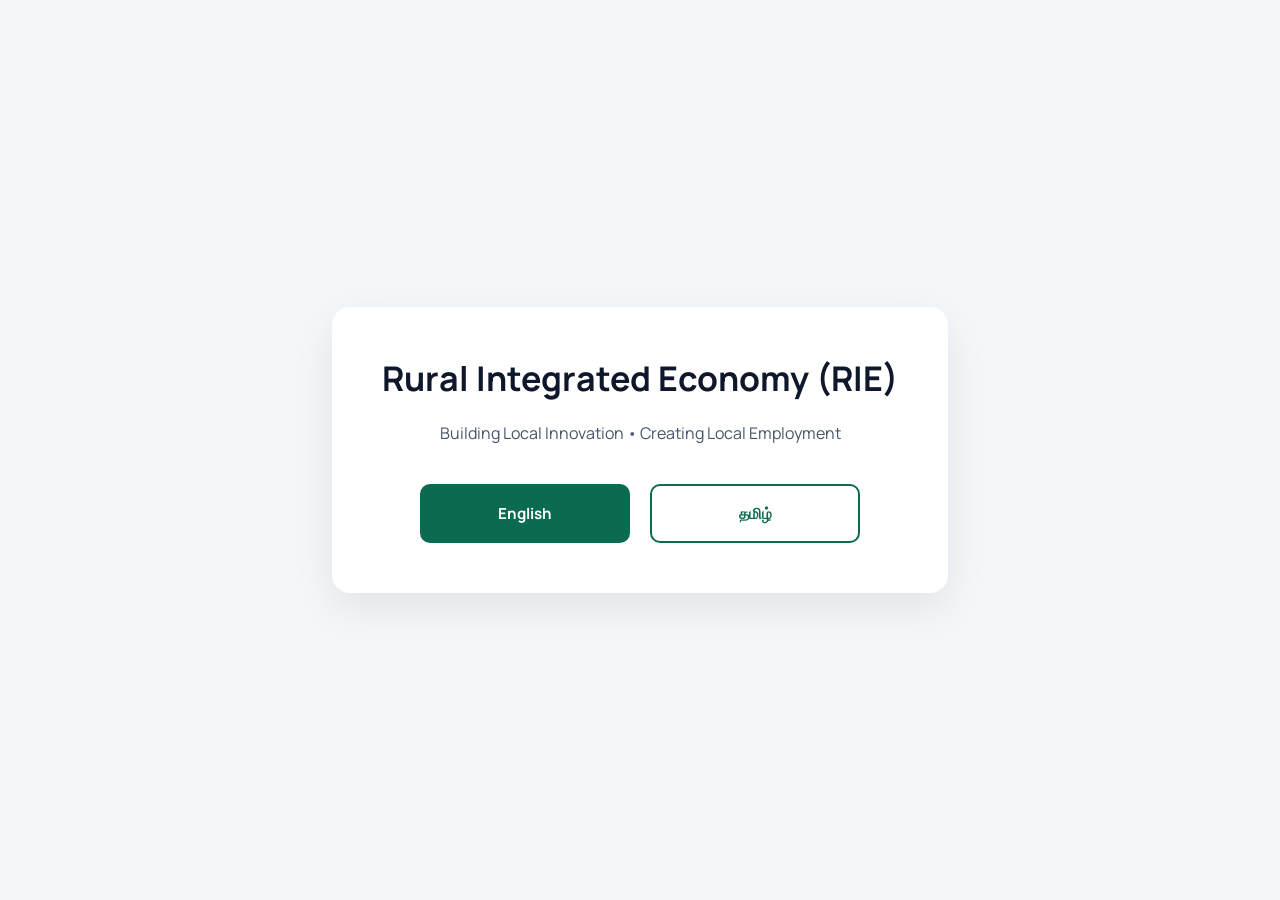
<file: index.html>
<!DOCTYPE html>
<html lang="en">

<head>

<meta charset="UTF-8">
<meta name="viewport" content="width=device-width, initial-scale=1.0">

<title>Rural Integrated Economy</title>

<link rel="stylesheet" href="assets/css/style.css">

<style>

body{
    display:flex;
    justify-content:center;
    align-items:center;
    min-height:100vh;
    background:#f4f7f9;
}

.landing{

    max-width:700px;
    text-align:center;
    background:#fff;
    padding:50px;
    border-radius:18px;
    box-shadow:0 15px 40px rgba(0,0,0,.08);

}

.landing h1{

    margin-bottom:20px;

}

.landing p{

    margin-bottom:35px;

}

.buttons{

    display:flex;
    justify-content:center;
    gap:20px;
    flex-wrap:wrap;

}

</style>

</head>

<body>

<div class="landing">

<h1>Rural Integrated Economy (RIE)</h1>

<p>

Building Local Innovation • Creating Local Employment

</p>

<div class="buttons">

<a class="btn-primary" href="en/index.html">

English

</a>

<a class="btn-secondary" href="ta/index.html">

தமிழ்

</a>

</div>

</div>

</body>

</html>
</file>
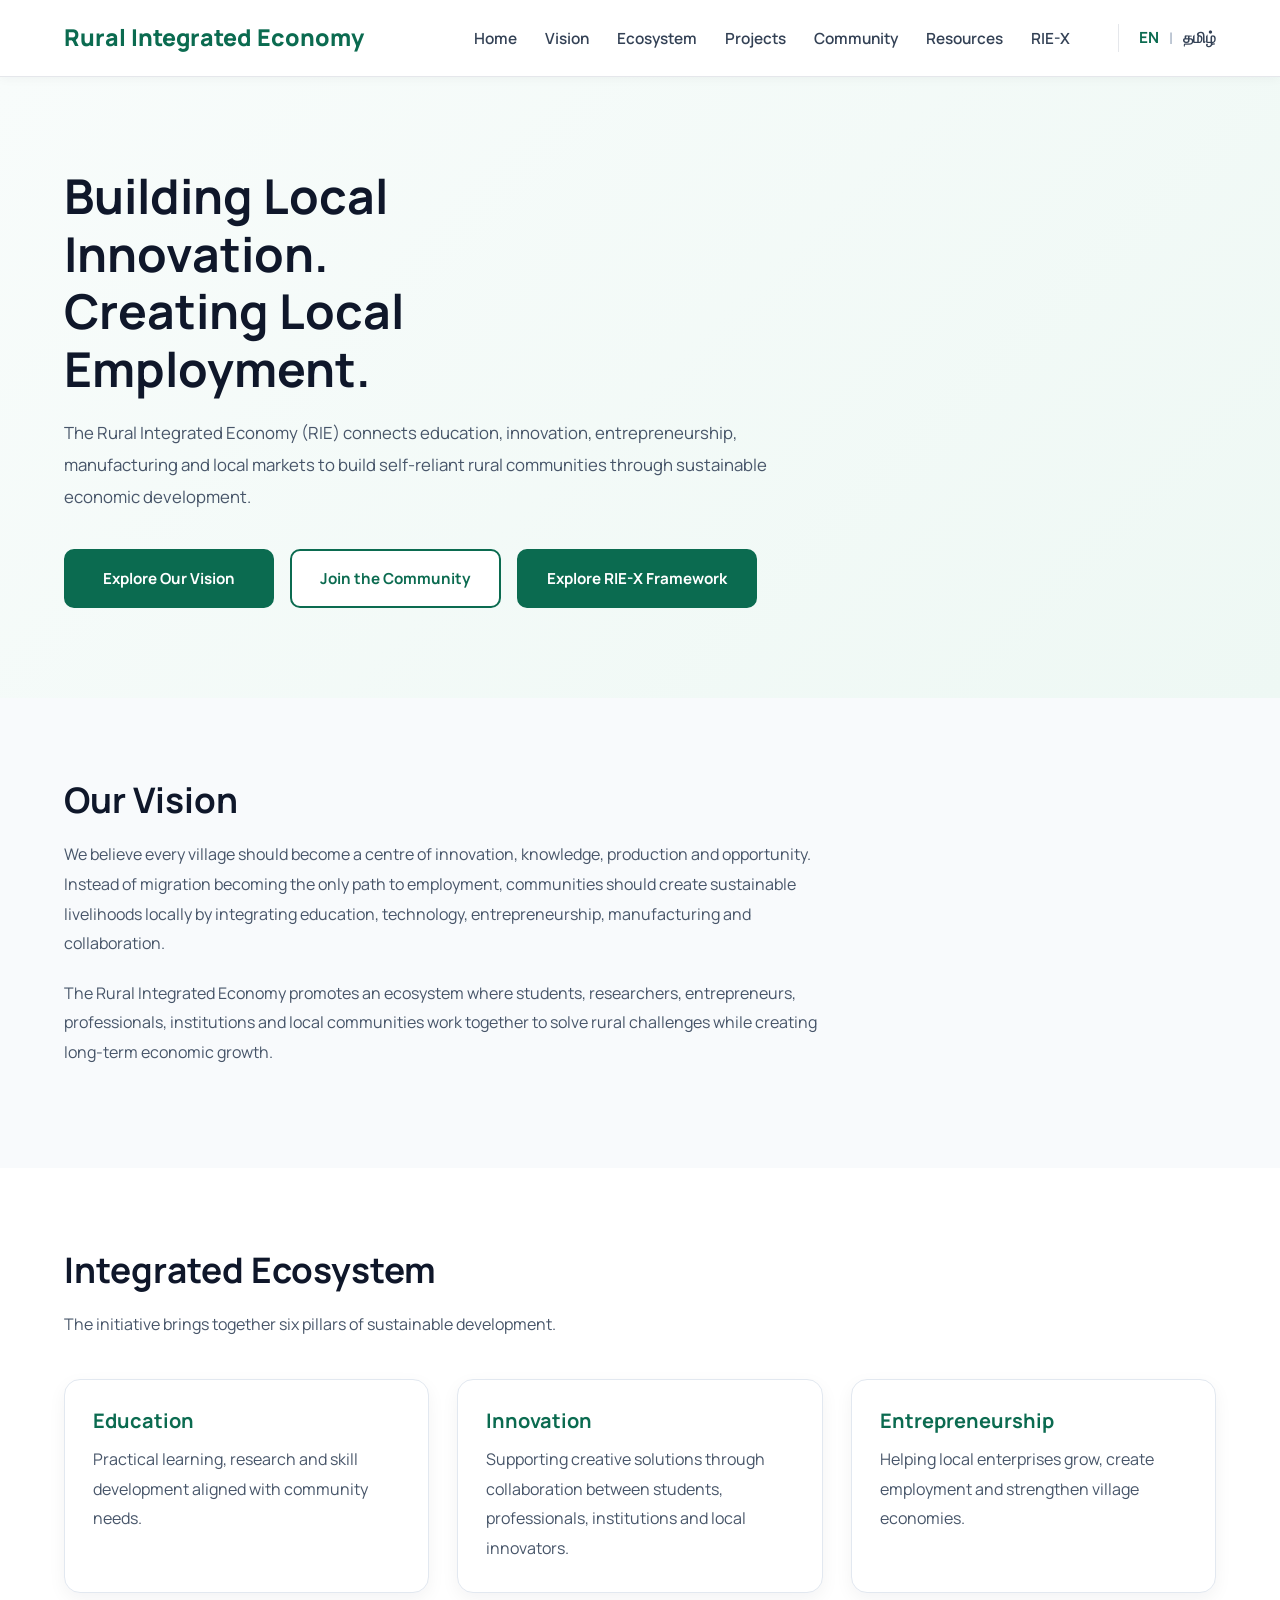
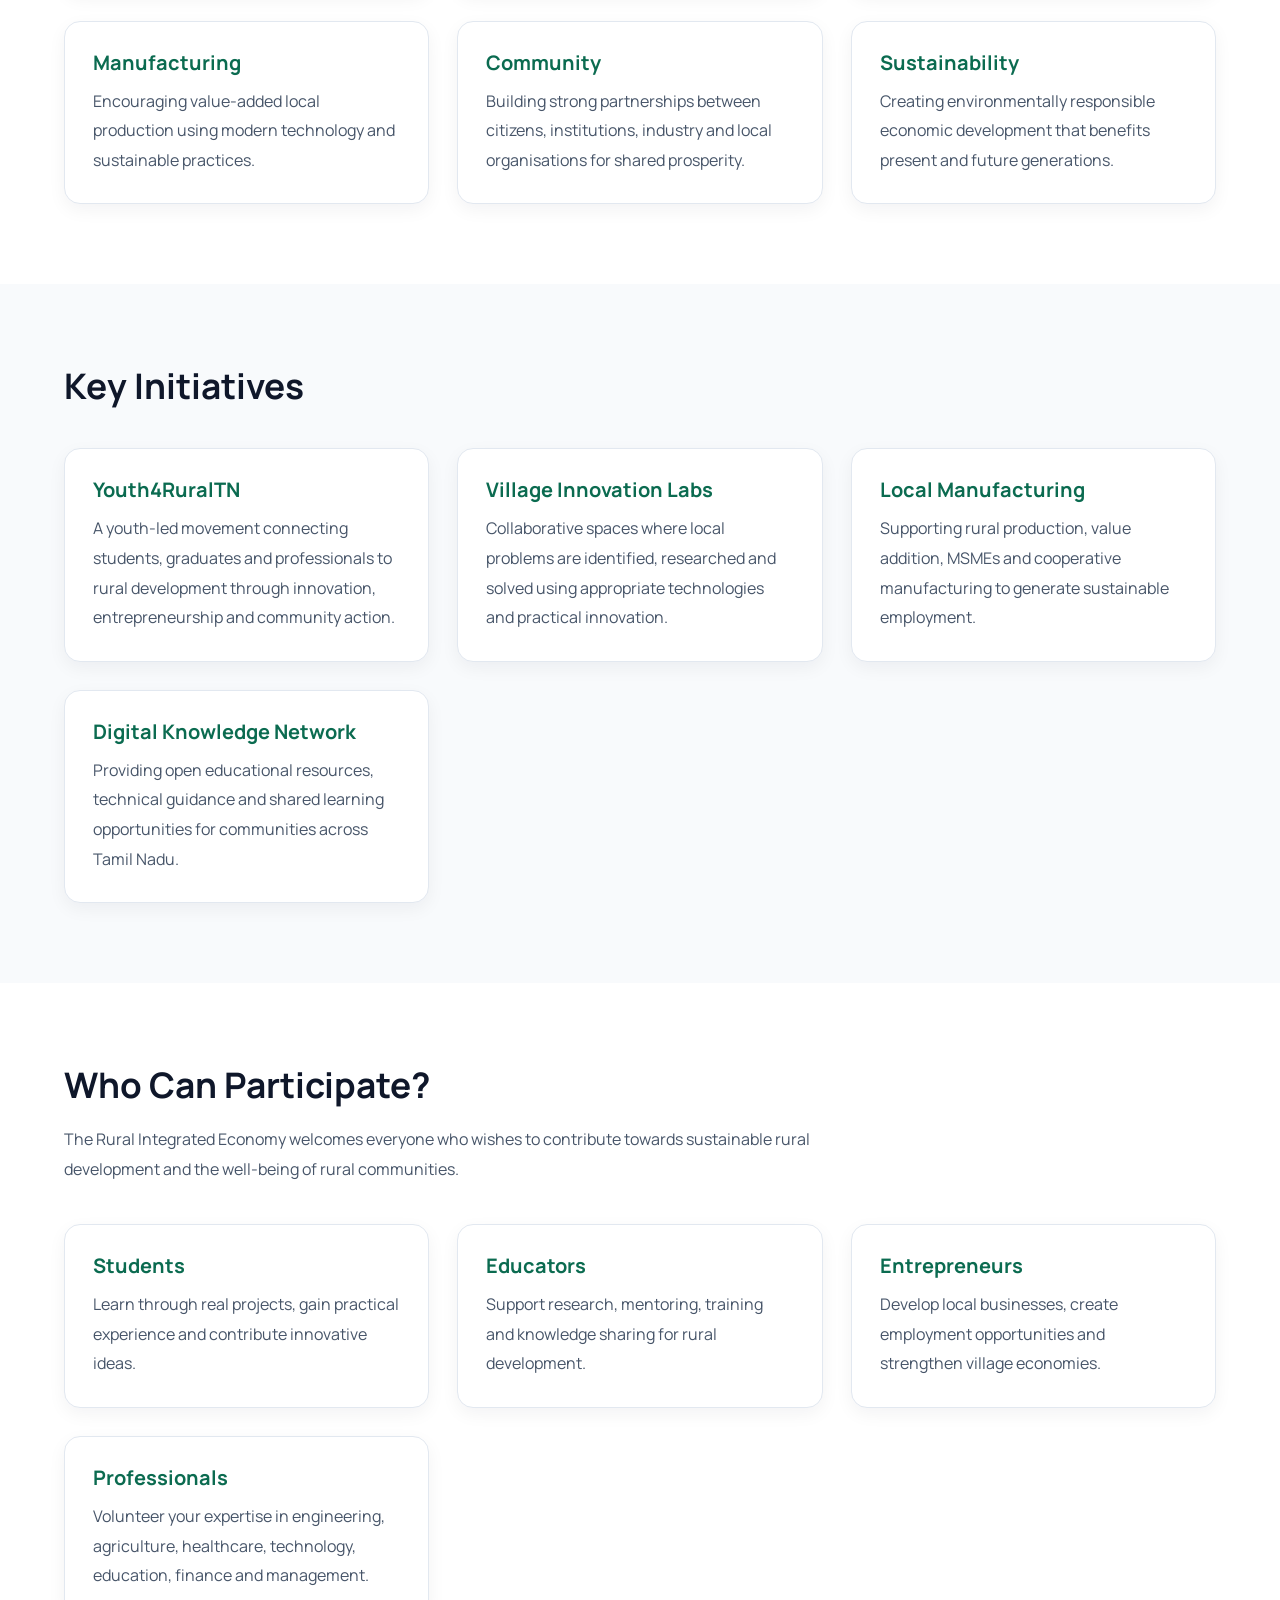
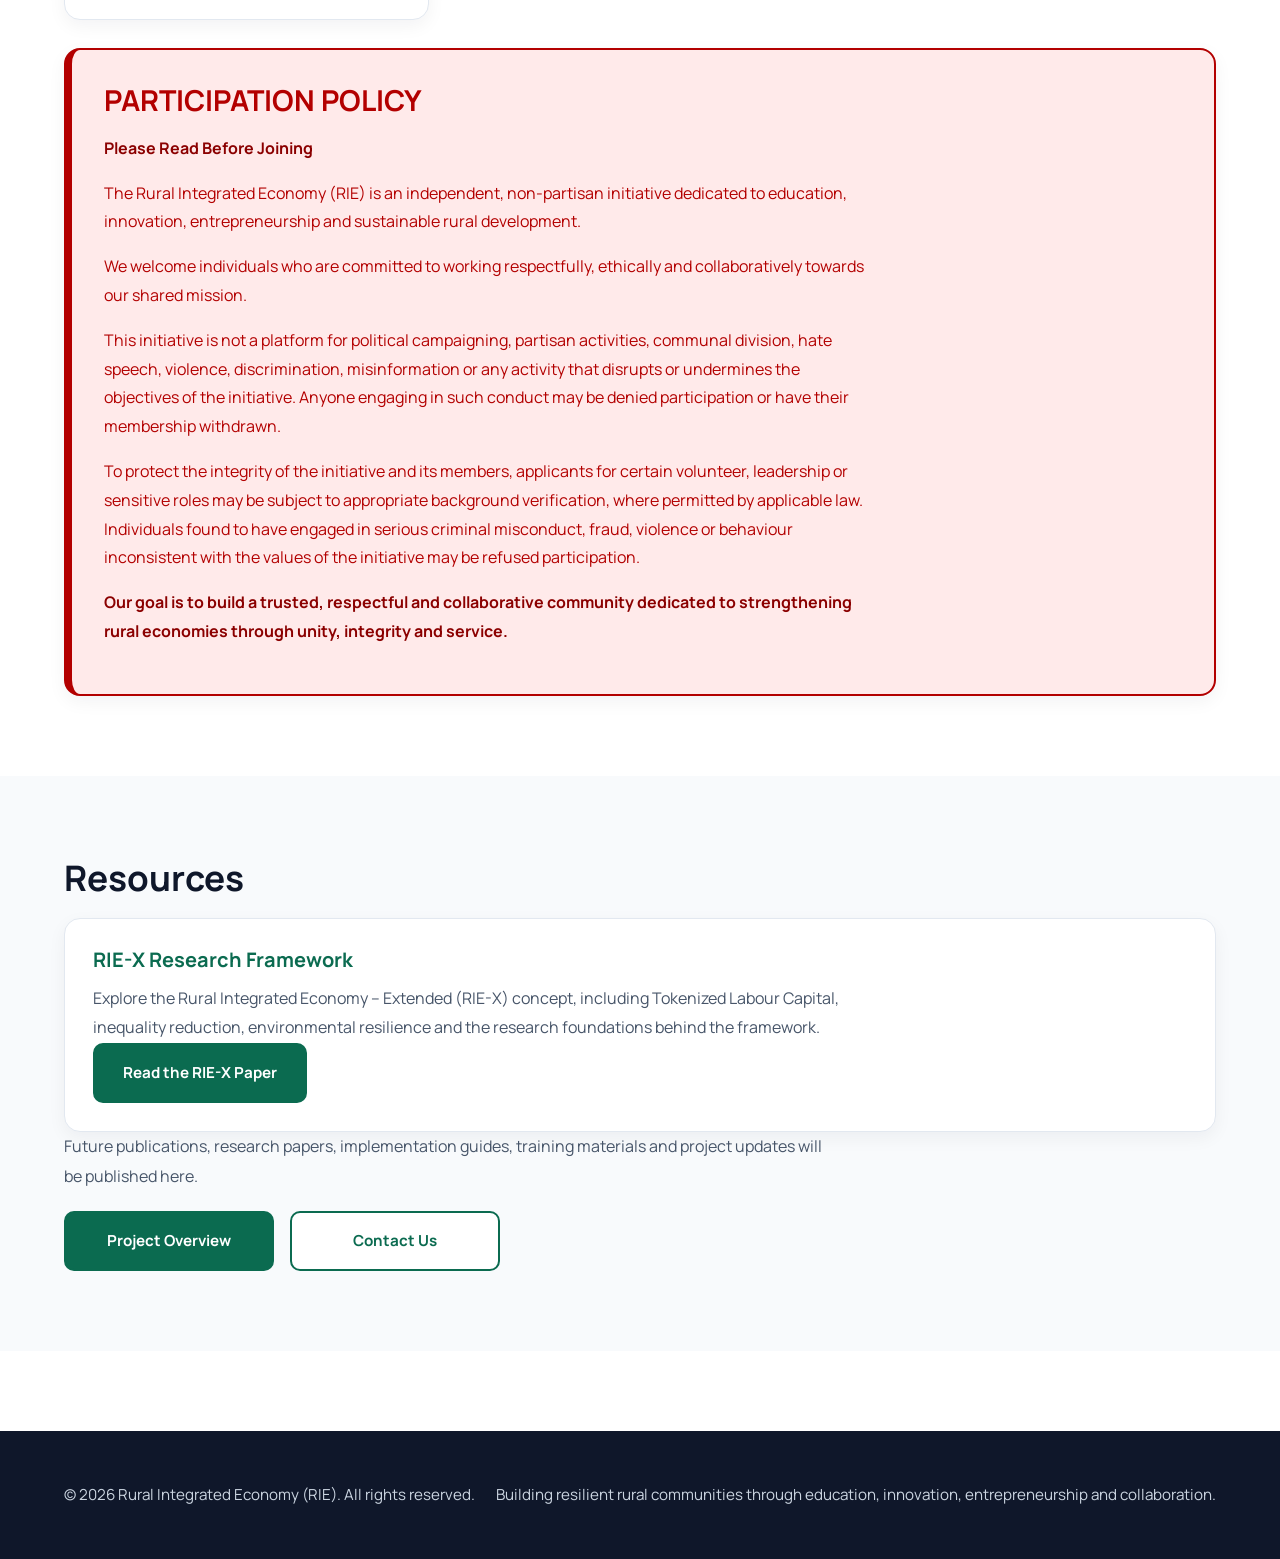
<file: en/index.html>
<!DOCTYPE html>
<html lang="en">

<head>

<meta charset="UTF-8">
<meta name="viewport" content="width=device-width, initial-scale=1.0">

<title>Rural Integrated Economy (RIE)</title>

<meta name="description"
content="Rural Integrated Economy (RIE) is a community-driven initiative empowering rural innovation, entrepreneurship, manufacturing and sustainable employment.">

<link rel="stylesheet" href="../assets/css/style.css">

</head>

<body>

<header>

<div class="navbar">

<div class="logo">
<a href="index.html">
<strong>Rural Integrated Economy</strong>
</a>
</div>

<nav>

<ul>

<li><a href="#home">Home</a></li>
<li><a href="#vision">Vision</a></li>
<li><a href="#ecosystem">Ecosystem</a></li>
<li><a href="#projects">Projects</a></li>
<li><a href="#community">Community</a></li>
<li><a href="#resources">Resources</a></li>
<li><a href="rie-x.html">RIE-X</a></li>

<li class="lang-switch">
<a class="active" href="../en/index.html">EN</a>
<span>|</span>
<a href="../ta/index.html">தமிழ்</a>
</li>

</ul>

</nav>

</div>

</header>

<main>

<section id="home" class="hero">

<div class="hero-content">

<h1>
Building Local Innovation.<br>
Creating Local Employment.
</h1>

<p>

The Rural Integrated Economy (RIE) connects education,
innovation, entrepreneurship, manufacturing and local
markets to build self-reliant rural communities through
sustainable economic development.

</p>

<div class="hero-buttons">

<a href="#vision" class="btn-primary">
Explore Our Vision
</a>

<a href="#community" class="btn-secondary">
Join the Community
<a href="rie-x.html" class="btn-primary">
Explore RIE-X Framework
</a>
</a>

</div>

</div>

</section>

<section id="vision">

<div class="section-container">

<h2>Our Vision</h2>

<p>

We believe every village should become a centre of innovation,
knowledge, production and opportunity.

Instead of migration becoming the only path to employment,
communities should create sustainable livelihoods locally by
integrating education, technology, entrepreneurship,
manufacturing and collaboration.

</p>

<p>

The Rural Integrated Economy promotes an ecosystem where
students, researchers, entrepreneurs, professionals,
institutions and local communities work together to solve
rural challenges while creating long-term economic growth.

</p>

</div>

</section>

<section id="ecosystem">

<div class="section-container">

<h2>Integrated Ecosystem</h2>

<p>

The initiative brings together six pillars of sustainable
development.

</p>

<div class="cards">

<div class="card">

<h3>Education</h3>

<p>
Practical learning, research and skill development aligned
with community needs.
</p>

</div>

<div class="card">

<h3>Innovation</h3>

<p>
Supporting creative solutions through collaboration between
students, professionals, institutions and local innovators.
</p>

</div>

<div class="card">

<h3>Entrepreneurship</h3>

<p>
Helping local enterprises grow, create employment and
strengthen village economies.
</p>

</div>

<div class="card">

<h3>Manufacturing</h3>

<p>
Encouraging value-added local production using modern
technology and sustainable practices.
</p>

</div>

<div class="card">

<h3>Community</h3>

<p>
Building strong partnerships between citizens, institutions,
industry and local organisations for shared prosperity.
</p>

</div>

<div class="card">

<h3>Sustainability</h3>

<p>
Creating environmentally responsible economic development
that benefits present and future generations.
</p>

</div>

</div>

</div>

</section>
<section id="projects">

<div class="section-container">

<h2>Key Initiatives</h2>

<div class="cards">

<div class="card">
<h3>Youth4RuralTN</h3>
<p>
A youth-led movement connecting students, graduates and professionals
to rural development through innovation, entrepreneurship and
community action.
</p>
</div>

<div class="card">
<h3>Village Innovation Labs</h3>
<p>
Collaborative spaces where local problems are identified, researched
and solved using appropriate technologies and practical innovation.
</p>
</div>

<div class="card">
<h3>Local Manufacturing</h3>
<p>
Supporting rural production, value addition, MSMEs and cooperative
manufacturing to generate sustainable employment.
</p>
</div>

<div class="card">
<h3>Digital Knowledge Network</h3>
<p>
Providing open educational resources, technical guidance and shared
learning opportunities for communities across Tamil Nadu.
</p>
</div>

</div>

</div>

</section>

<section id="community">

<div class="section-container">

<h2>Who Can Participate?</h2>

<p>
The Rural Integrated Economy welcomes everyone who wishes to contribute
towards sustainable rural development and the well-being of rural communities.
</p>

<div class="cards">

<div class="card">
<h3>Students</h3>
<p>
Learn through real projects, gain practical experience and contribute innovative ideas.
</p>
</div>

<div class="card">
<h3>Educators</h3>
<p>
Support research, mentoring, training and knowledge sharing for rural development.
</p>
</div>

<div class="card">
<h3>Entrepreneurs</h3>
<p>
Develop local businesses, create employment opportunities and strengthen village economies.
</p>
</div>

<div class="card">
<h3>Professionals</h3>
<p>
Volunteer your expertise in engineering, agriculture, healthcare,
technology, education, finance and management.
</p>
</div>

<div class="card participation-policy">

<h3>Participation Policy</h3>

<p><strong>Please Read Before Joining</strong></p>

<p>
The Rural Integrated Economy (RIE) is an independent, non-partisan initiative dedicated to education, innovation, entrepreneurship and sustainable rural development.
</p>

<p>
We welcome individuals who are committed to working respectfully, ethically and collaboratively towards our shared mission.
</p>

<p>
This initiative is not a platform for political campaigning, partisan activities, communal division, hate speech, violence, discrimination, misinformation or any activity that disrupts or undermines the objectives of the initiative. Anyone engaging in such conduct may be denied participation or have their membership withdrawn.
</p>

<p>
To protect the integrity of the initiative and its members, applicants for certain volunteer, leadership or sensitive roles may be subject to appropriate background verification, where permitted by applicable law. Individuals found to have engaged in serious criminal misconduct, fraud, violence or behaviour inconsistent with the values of the initiative may be refused participation.
</p>

<p>
<strong>
Our goal is to build a trusted, respectful and collaborative community dedicated to strengthening rural economies through unity, integrity and service.
</strong>
</p>

</div>

</div>

</div>

</section>

<section id="resources">

<div class="section-container">

<h2>Resources</h2>

<div class="card">
<h3>RIE-X Research Framework</h3>
<p>
Explore the Rural Integrated Economy – Extended (RIE-X) concept, including Tokenized Labour Capital, inequality reduction, environmental resilience and the research foundations behind the framework.
</p>
<p>
<a href="rie-x.html" class="btn-primary">Read the RIE-X Paper</a>
</p>
</div>

<p>
Future publications, research papers, implementation guides,
training materials and project updates will be published here.
</p>

<div class="hero-buttons">

<a href="../README.md" class="btn-primary">
Project Overview
</a>

<a href="mailto:info@youth4ruraltn.org" class="btn-secondary">
Contact Us
</a>

</div>

</div>

</section>

</main>

<footer>

<div class="section-container">

<p>
&copy; 2026 Rural Integrated Economy (RIE). All rights reserved.
</p>

<p>
Building resilient rural communities through education,
innovation, entrepreneurship and collaboration.
</p>

</div>

</footer>

</body>
</html>
</file>
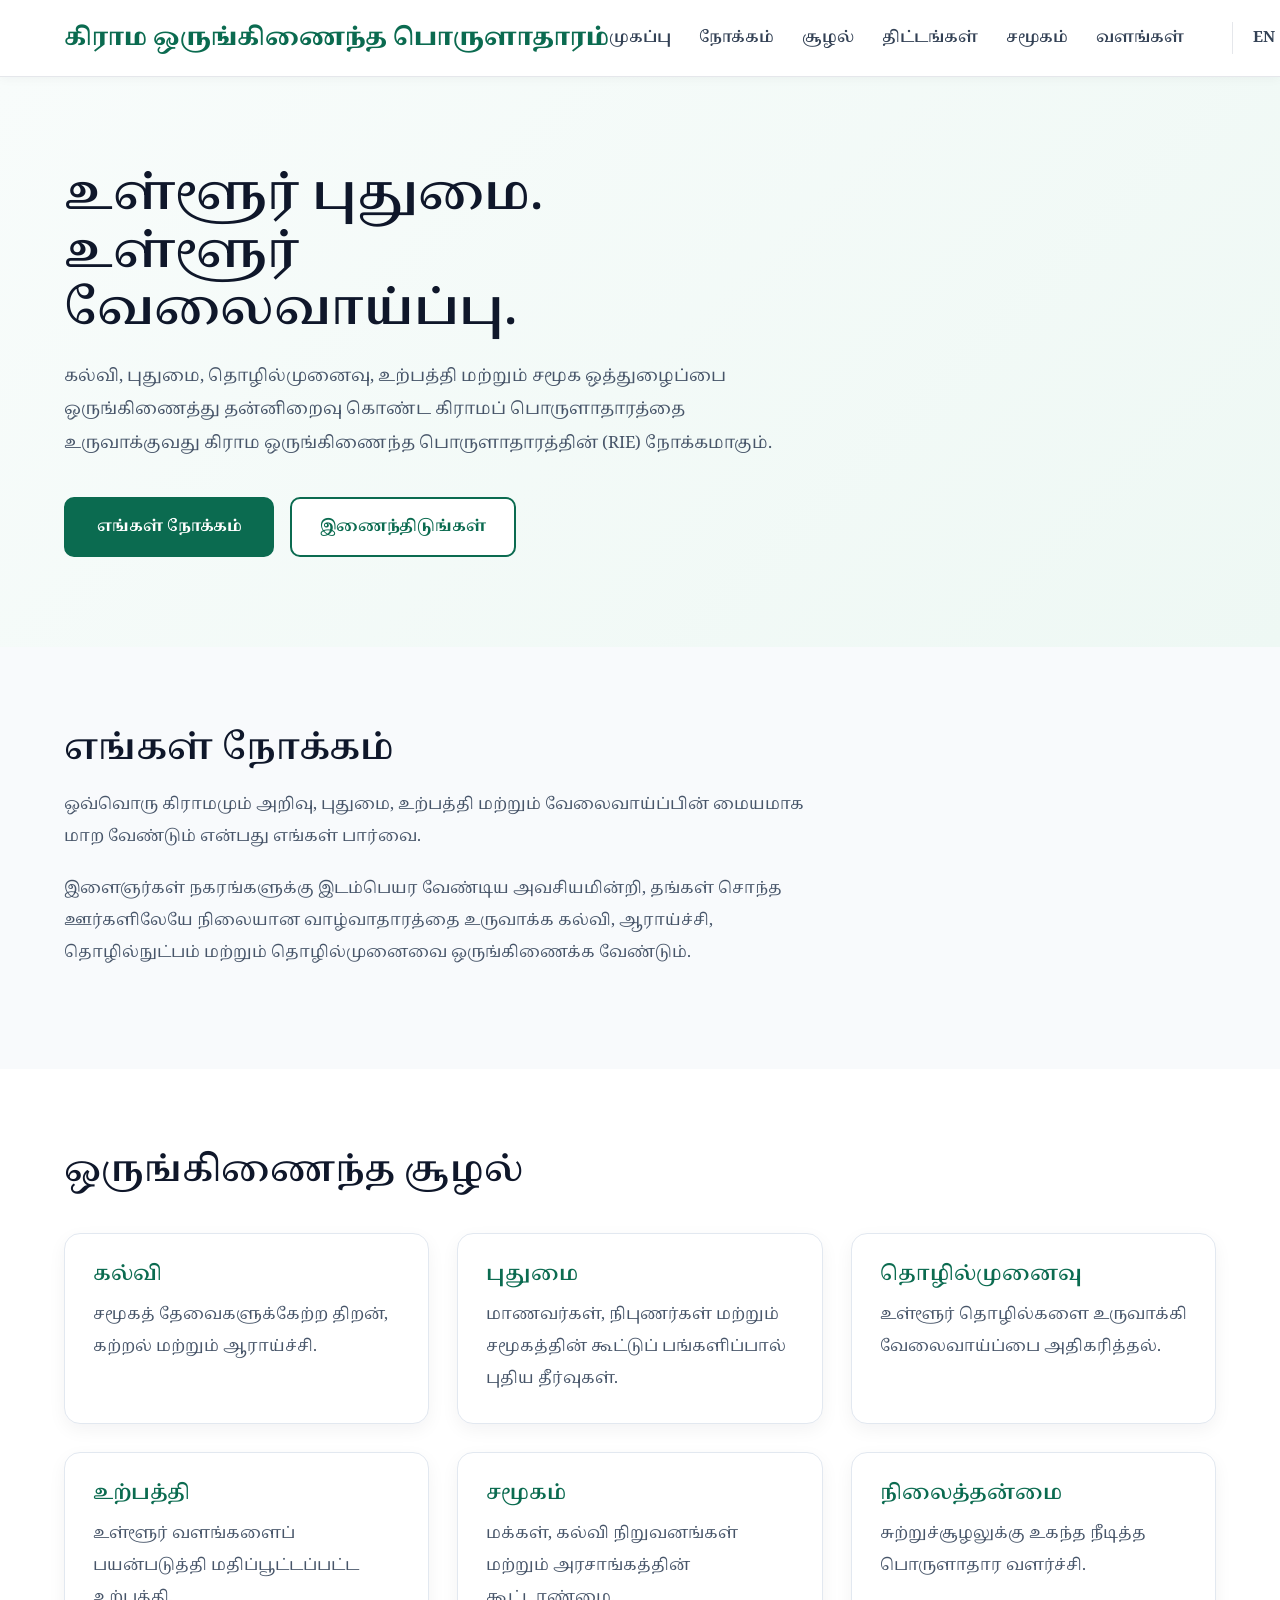
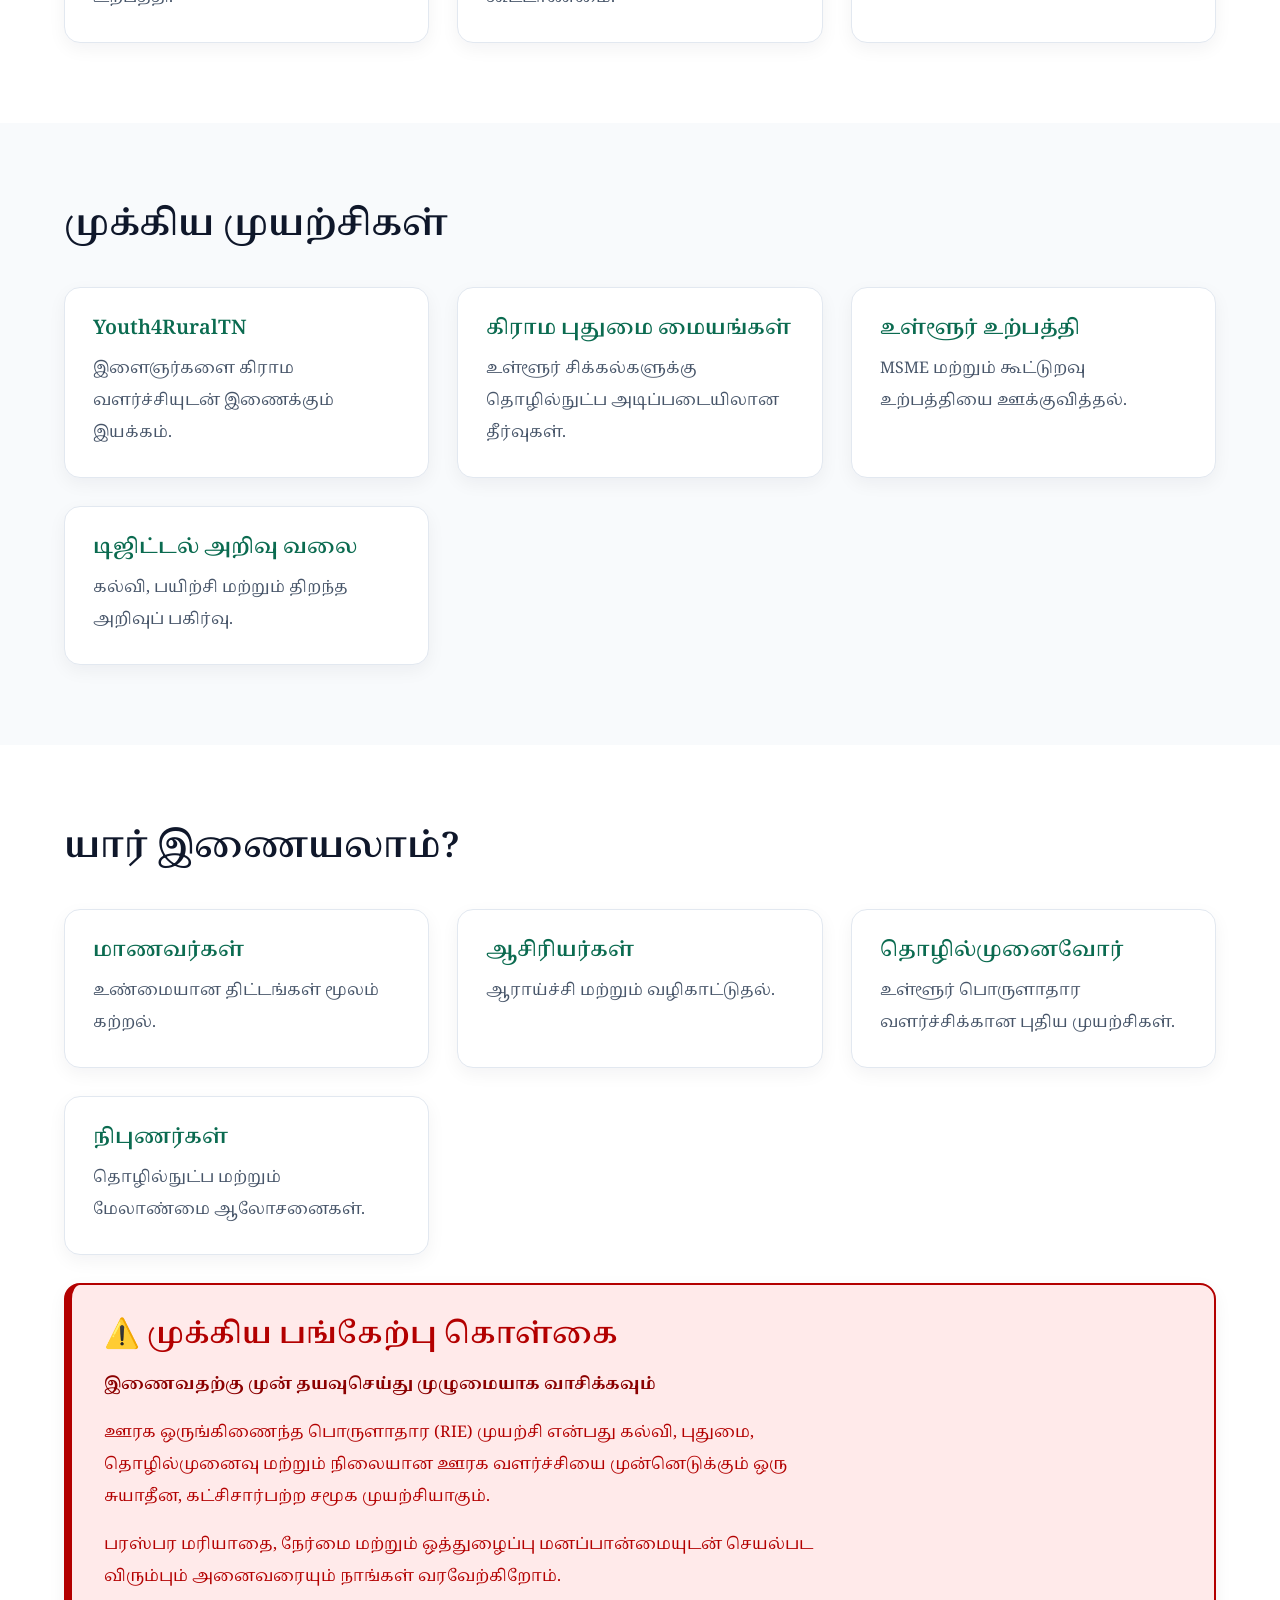
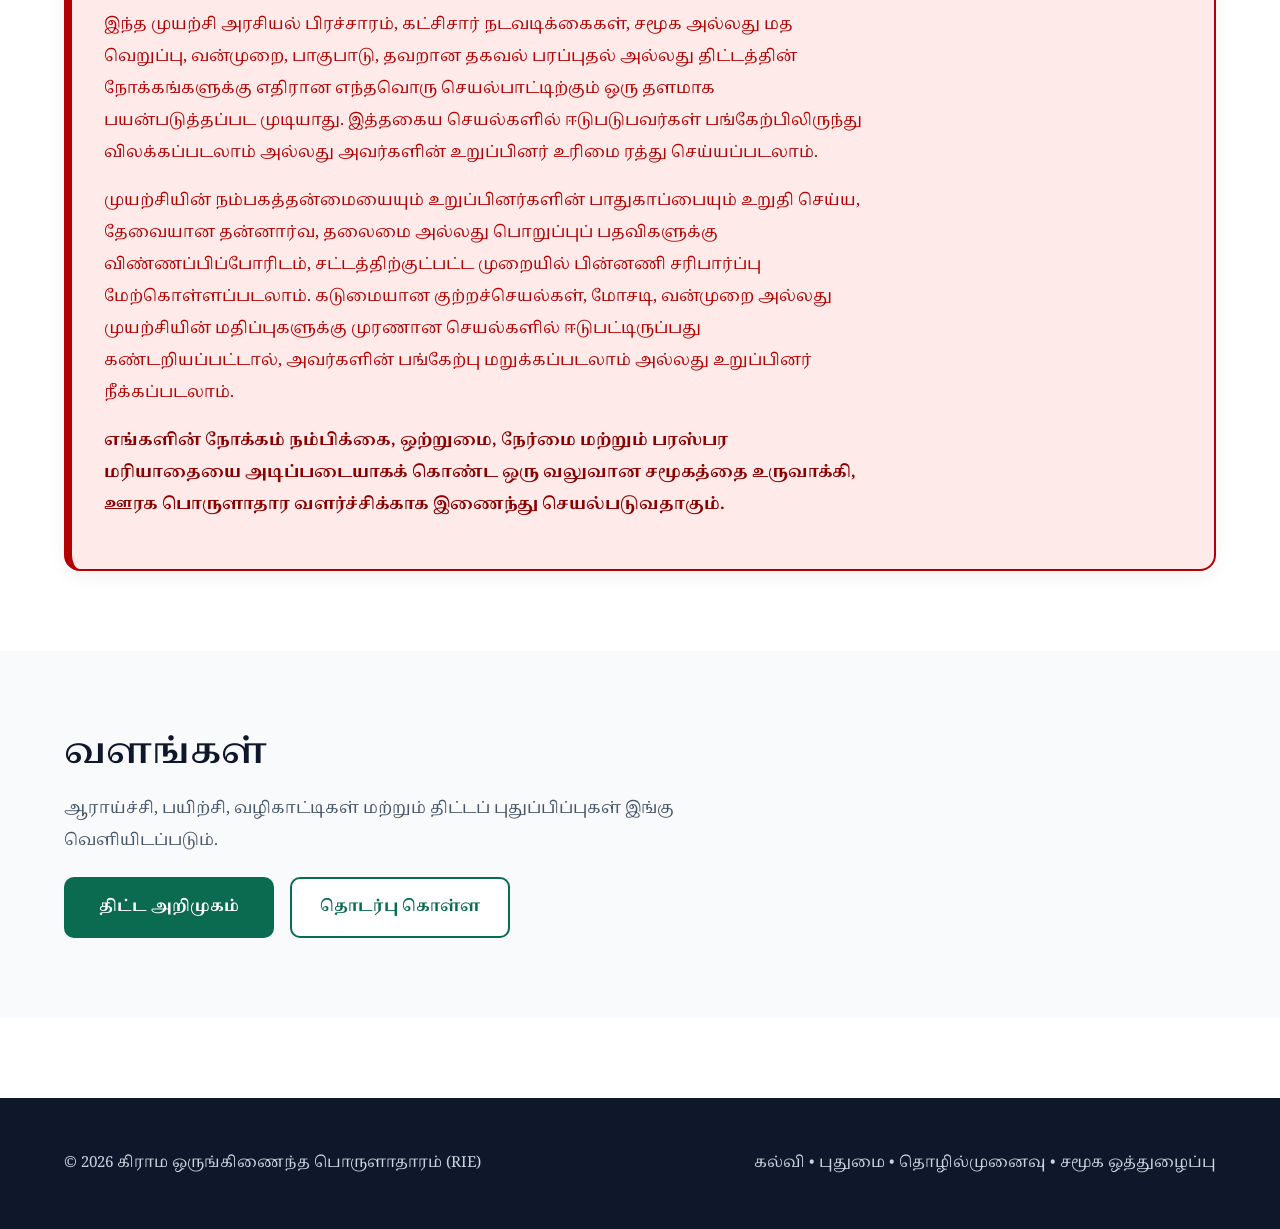
<file: ta/index.html>
<!DOCTYPE html>
<html lang="ta">

<head>

<meta charset="UTF-8">
<meta name="viewport" content="width=device-width, initial-scale=1.0">

<title>கிராம ஒருங்கிணைந்த பொருளாதாரம் (RIE)</title>

<meta name="description"
content="கிராம ஒருங்கிணைந்த பொருளாதாரம் (RIE) என்பது கல்வி, புதுமை, தொழில்முனைவு மற்றும் நிலையான வேலைவாய்ப்பின் மூலம் கிராமங்களை வலுப்படுத்தும் முயற்சி.">

<link rel="stylesheet" href="../assets/css/style.css">

</head>

<body>

<header>

<div class="navbar">

<div class="logo">
<a href="index.html">
<strong>கிராம ஒருங்கிணைந்த பொருளாதாரம்</strong>
</a>
</div>

<nav>

<ul>

<li><a href="#home">முகப்பு</a></li>
<li><a href="#vision">நோக்கம்</a></li>
<li><a href="#ecosystem">சூழல்</a></li>
<li><a href="#projects">திட்டங்கள்</a></li>
<li><a href="#community">சமூகம்</a></li>
<li><a href="#resources">வளங்கள்</a></li>

<li class="lang-switch">
<a href="../en/index.html">EN</a>
<span>|</span>
<a class="active" href="../ta/index.html">தமிழ்</a>
</li>

</ul>

</nav>

</div>

</header>

<main>

<section id="home" class="hero">

<div class="hero-content">

<h1>
உள்ளூர் புதுமை.<br>
உள்ளூர் வேலைவாய்ப்பு.
</h1>

<p>

கல்வி, புதுமை, தொழில்முனைவு, உற்பத்தி மற்றும் சமூக ஒத்துழைப்பை
ஒருங்கிணைத்து தன்னிறைவு கொண்ட கிராமப் பொருளாதாரத்தை உருவாக்குவது
கிராம ஒருங்கிணைந்த பொருளாதாரத்தின் (RIE) நோக்கமாகும்.

</p>

<div class="hero-buttons">

<a href="#vision" class="btn-primary">
எங்கள் நோக்கம்
</a>

<a href="#community" class="btn-secondary">
இணைந்திடுங்கள்
</a>

</div>

</div>

</section>

<section id="vision">

<div class="section-container">

<h2>எங்கள் நோக்கம்</h2>

<p>

ஒவ்வொரு கிராமமும் அறிவு, புதுமை, உற்பத்தி மற்றும் வேலைவாய்ப்பின்
மையமாக மாற வேண்டும் என்பது எங்கள் பார்வை.

</p>

<p>

இளைஞர்கள் நகரங்களுக்கு இடம்பெயர வேண்டிய அவசியமின்றி,
தங்கள் சொந்த ஊர்களிலேயே நிலையான வாழ்வாதாரத்தை உருவாக்க
கல்வி, ஆராய்ச்சி, தொழில்நுட்பம் மற்றும் தொழில்முனைவை
ஒருங்கிணைக்க வேண்டும்.

</p>

</div>

</section>

<section id="ecosystem">

<div class="section-container">

<h2>ஒருங்கிணைந்த சூழல்</h2>

<div class="cards">

<div class="card">
<h3>கல்வி</h3>
<p>சமூகத் தேவைகளுக்கேற்ற திறன், கற்றல் மற்றும் ஆராய்ச்சி.</p>
</div>

<div class="card">
<h3>புதுமை</h3>
<p>மாணவர்கள், நிபுணர்கள் மற்றும் சமூகத்தின் கூட்டுப் பங்களிப்பால் புதிய தீர்வுகள்.</p>
</div>

<div class="card">
<h3>தொழில்முனைவு</h3>
<p>உள்ளூர் தொழில்களை உருவாக்கி வேலைவாய்ப்பை அதிகரித்தல்.</p>
</div>

<div class="card">
<h3>உற்பத்தி</h3>
<p>உள்ளூர் வளங்களைப் பயன்படுத்தி மதிப்பூட்டப்பட்ட உற்பத்தி.</p>
</div>

<div class="card">
<h3>சமூகம்</h3>
<p>மக்கள், கல்வி நிறுவனங்கள் மற்றும் அரசாங்கத்தின் கூட்டாண்மை.</p>
</div>

<div class="card">
<h3>நிலைத்தன்மை</h3>
<p>சுற்றுச்சூழலுக்கு உகந்த நீடித்த பொருளாதார வளர்ச்சி.</p>
</div>

</div>

</div>

</section>

<section id="projects">

<div class="section-container">

<h2>முக்கிய முயற்சிகள்</h2>

<div class="cards">

<div class="card">
<h3>Youth4RuralTN</h3>
<p>இளைஞர்களை கிராம வளர்ச்சியுடன் இணைக்கும் இயக்கம்.</p>
</div>

<div class="card">
<h3>கிராம புதுமை மையங்கள்</h3>
<p>உள்ளூர் சிக்கல்களுக்கு தொழில்நுட்ப அடிப்படையிலான தீர்வுகள்.</p>
</div>

<div class="card">
<h3>உள்ளூர் உற்பத்தி</h3>
<p>MSME மற்றும் கூட்டுறவு உற்பத்தியை ஊக்குவித்தல்.</p>
</div>

<div class="card">
<h3>டிஜிட்டல் அறிவு வலை</h3>
<p>கல்வி, பயிற்சி மற்றும் திறந்த அறிவுப் பகிர்வு.</p>
</div>

</div>

</div>

</section>

<section id="community">

<div class="section-container">

<h2>யார் இணையலாம்?</h2>

<div class="cards">

<div class="card">
<h3>மாணவர்கள்</h3>
<p>உண்மையான திட்டங்கள் மூலம் கற்றல்.</p>
</div>

<div class="card">
<h3>ஆசிரியர்கள்</h3>
<p>ஆராய்ச்சி மற்றும் வழிகாட்டுதல்.</p>
</div>

<div class="card">
<h3>தொழில்முனைவோர்</h3>
<p>உள்ளூர் பொருளாதார வளர்ச்சிக்கான புதிய முயற்சிகள்.</p>
</div>

<div class="card">
<h3>நிபுணர்கள்</h3>
<p>தொழில்நுட்ப மற்றும் மேலாண்மை ஆலோசனைகள்.</p>
</div>

<div class="card participation-policy">

<h3>⚠️ முக்கிய பங்கேற்பு கொள்கை</h3>

<p><strong>இணைவதற்கு முன் தயவுசெய்து முழுமையாக வாசிக்கவும்</strong></p>

<p>
ஊரக ஒருங்கிணைந்த பொருளாதார (RIE) முயற்சி என்பது கல்வி, புதுமை, தொழில்முனைவு மற்றும் நிலையான ஊரக வளர்ச்சியை முன்னெடுக்கும் ஒரு சுயாதீன, கட்சிசார்பற்ற சமூக முயற்சியாகும்.
</p>

<p>
பரஸ்பர மரியாதை, நேர்மை மற்றும் ஒத்துழைப்பு மனப்பான்மையுடன் செயல்பட விரும்பும் அனைவரையும் நாங்கள் வரவேற்கிறோம்.
</p>

<p>
இந்த முயற்சி அரசியல் பிரச்சாரம், கட்சிசார் நடவடிக்கைகள், சமூக அல்லது மத வெறுப்பு, வன்முறை, பாகுபாடு, தவறான தகவல் பரப்புதல் அல்லது திட்டத்தின் நோக்கங்களுக்கு எதிரான எந்தவொரு செயல்பாட்டிற்கும் ஒரு தளமாக பயன்படுத்தப்பட முடியாது. இத்தகைய செயல்களில் ஈடுபடுபவர்கள் பங்கேற்பிலிருந்து விலக்கப்படலாம் அல்லது அவர்களின் உறுப்பினர் உரிமை ரத்து செய்யப்படலாம்.
</p>

<p>
முயற்சியின் நம்பகத்தன்மையையும் உறுப்பினர்களின் பாதுகாப்பையும் உறுதி செய்ய, தேவையான தன்னார்வ, தலைமை அல்லது பொறுப்புப் பதவிகளுக்கு விண்ணப்பிப்போரிடம், சட்டத்திற்குட்பட்ட முறையில் பின்னணி சரிபார்ப்பு மேற்கொள்ளப்படலாம். கடுமையான குற்றச்செயல்கள், மோசடி, வன்முறை அல்லது முயற்சியின் மதிப்புகளுக்கு முரணான செயல்களில் ஈடுபட்டிருப்பது கண்டறியப்பட்டால், அவர்களின் பங்கேற்பு மறுக்கப்படலாம் அல்லது உறுப்பினர் நீக்கப்படலாம்.
</p>

<p>
<strong>
எங்களின் நோக்கம் நம்பிக்கை, ஒற்றுமை, நேர்மை மற்றும் பரஸ்பர மரியாதையை அடிப்படையாகக் கொண்ட ஒரு வலுவான சமூகத்தை உருவாக்கி, ஊரக பொருளாதார வளர்ச்சிக்காக இணைந்து செயல்படுவதாகும்.
</strong></p>

</div>
</div>

</div>

</section>

<section id="resources">

<div class="section-container">

<h2>வளங்கள்</h2>

<p>

ஆராய்ச்சி, பயிற்சி, வழிகாட்டிகள் மற்றும் திட்டப் புதுப்பிப்புகள்
இங்கு வெளியிடப்படும்.

</p>

<div class="hero-buttons">

<a href="../README.md" class="btn-primary">
திட்ட அறிமுகம்
</a>

<a href="mailto:info@youth4ruraltn.org" class="btn-secondary">
தொடர்பு கொள்ள
</a>

</div>

</div>

</section>

</main>

<footer>

<div class="section-container">

<p>
© 2026 கிராம ஒருங்கிணைந்த பொருளாதாரம் (RIE)
</p>

<p>
கல்வி • புதுமை • தொழில்முனைவு • சமூக ஒத்துழைப்பு
</p>

</div>

</footer>

</body>
</html>
</file>
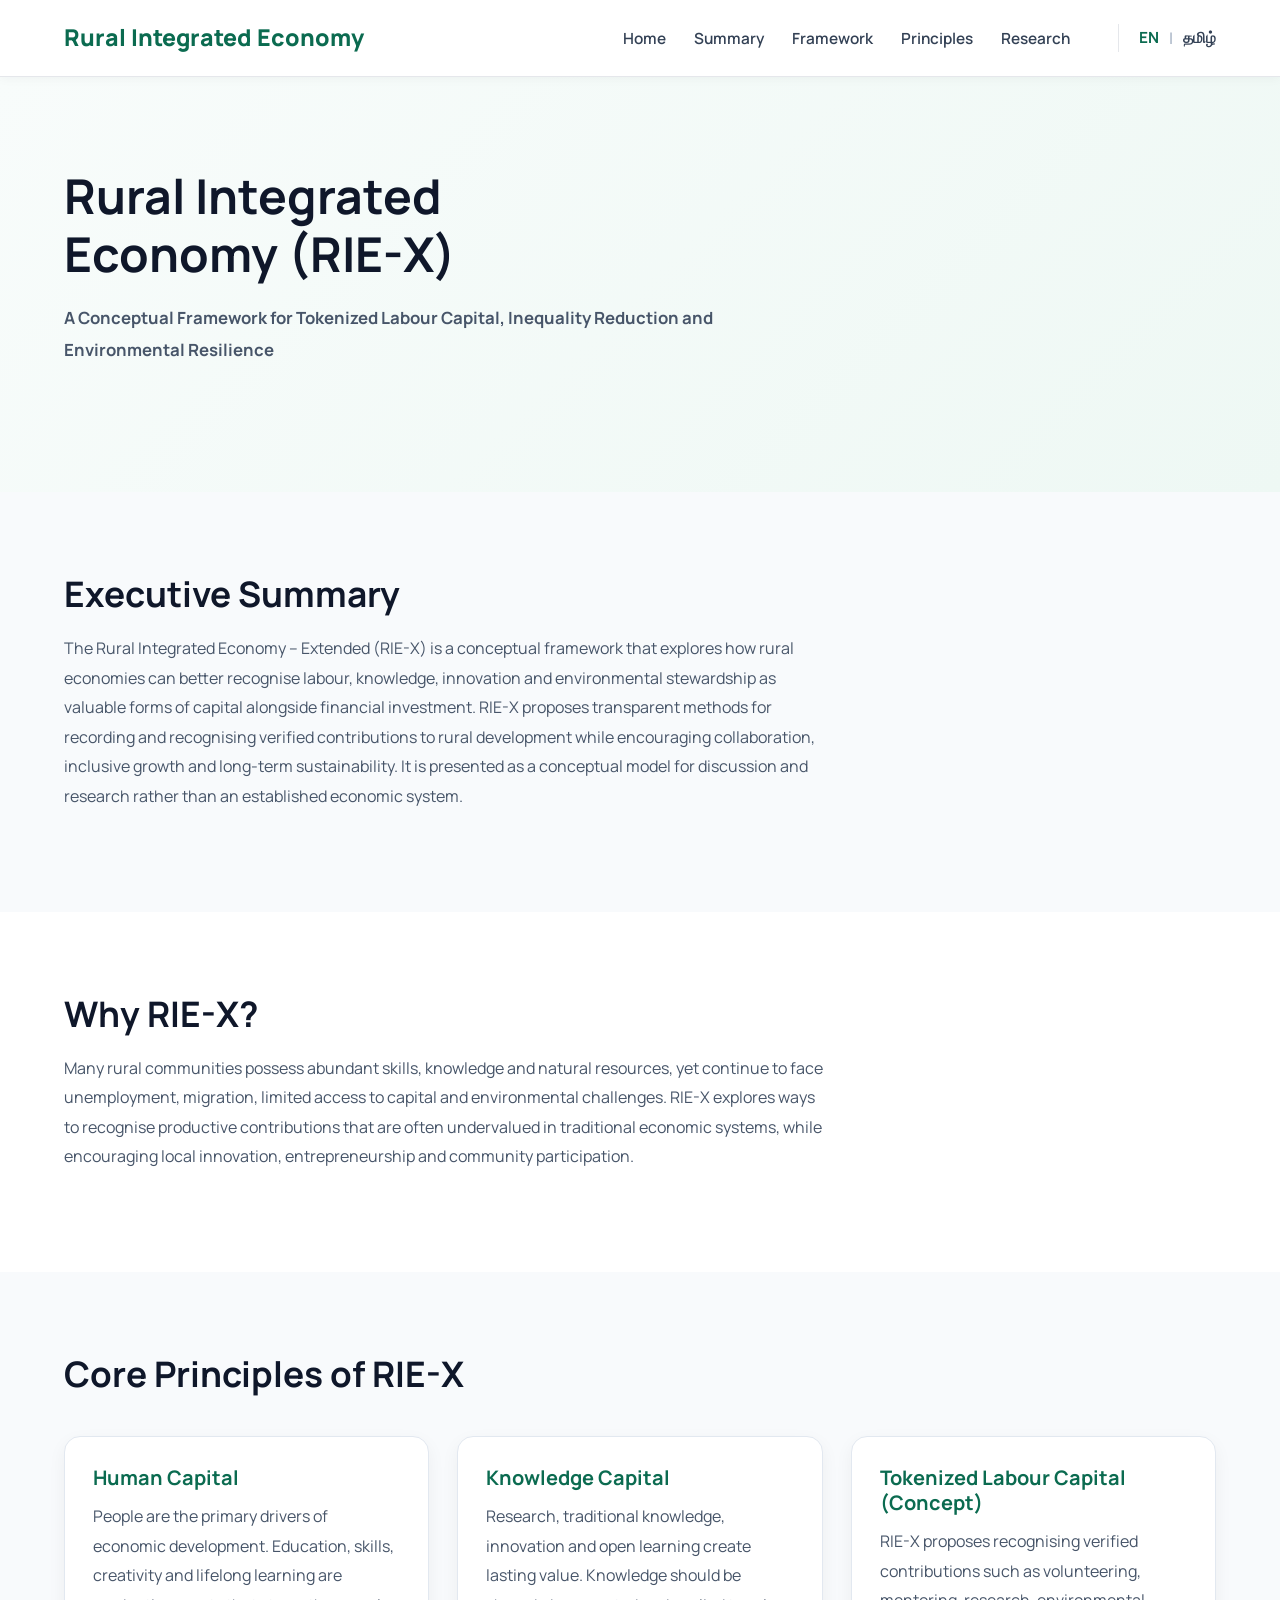
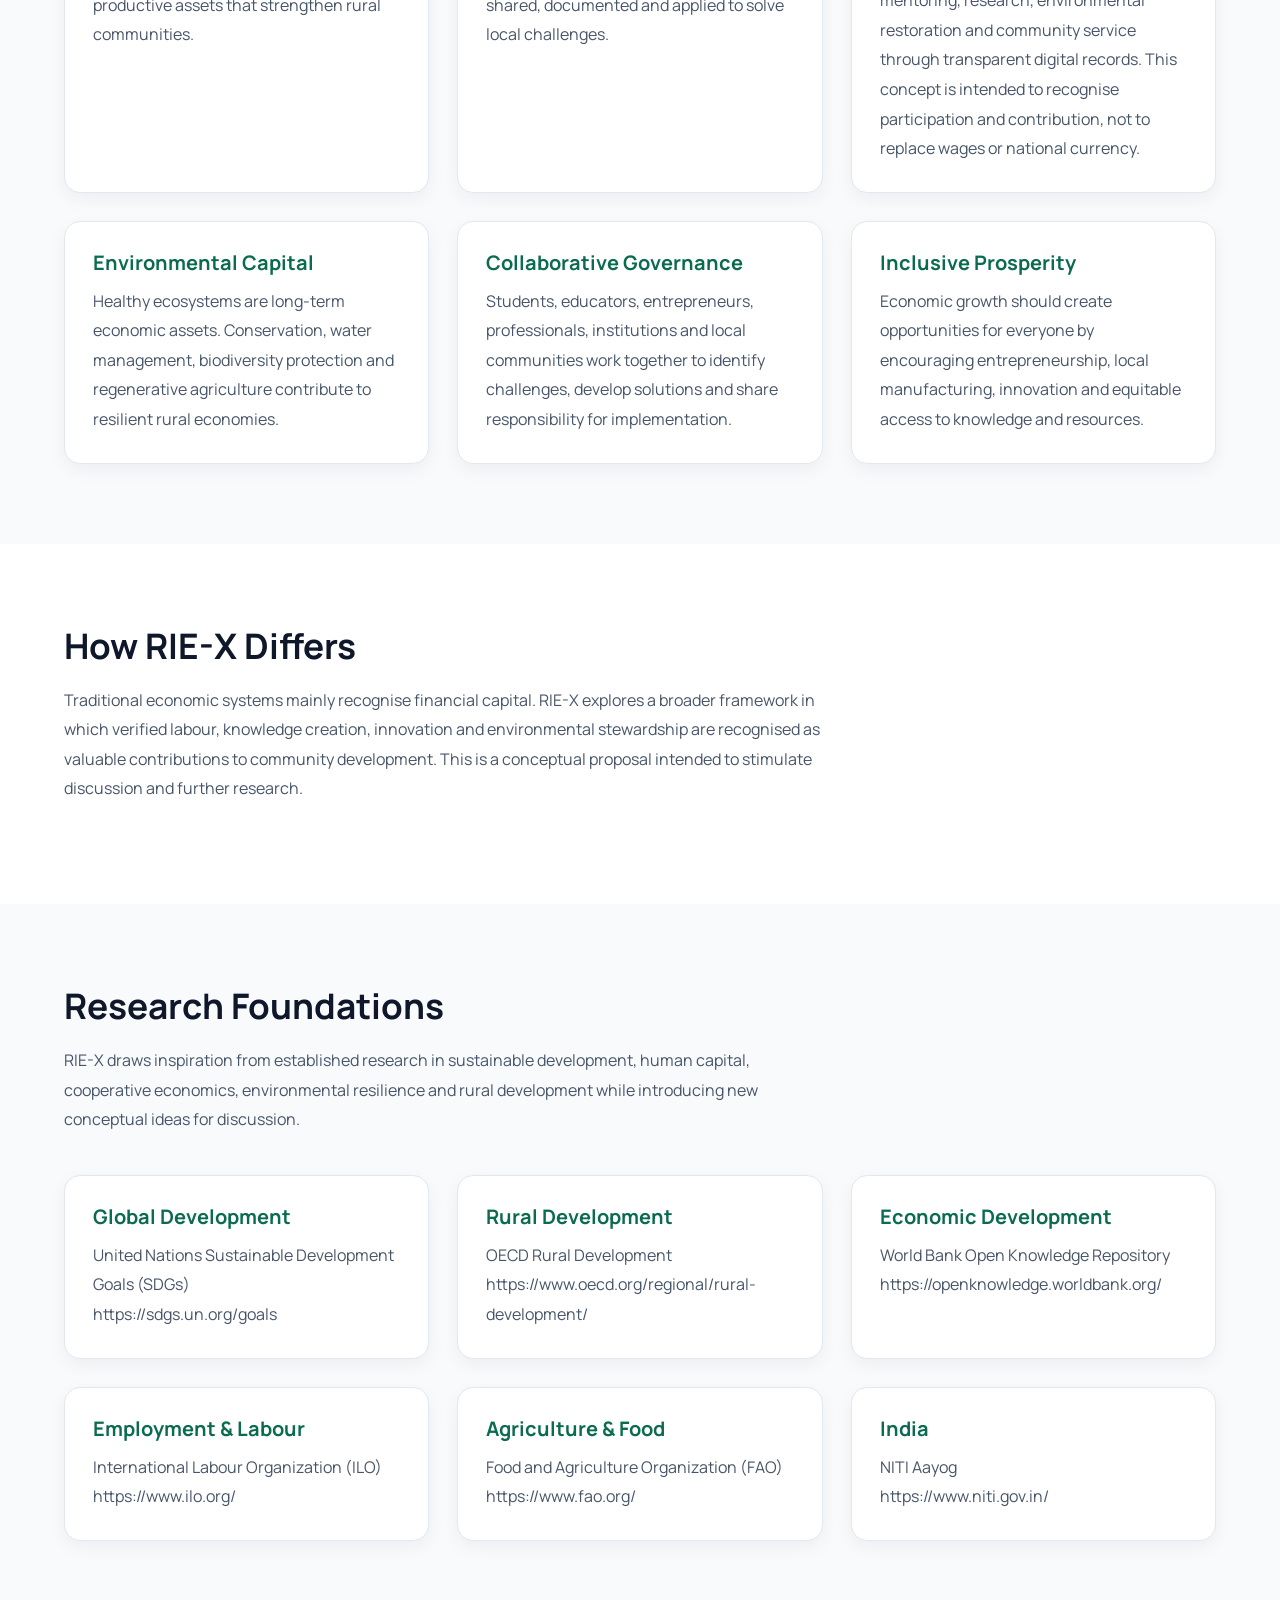
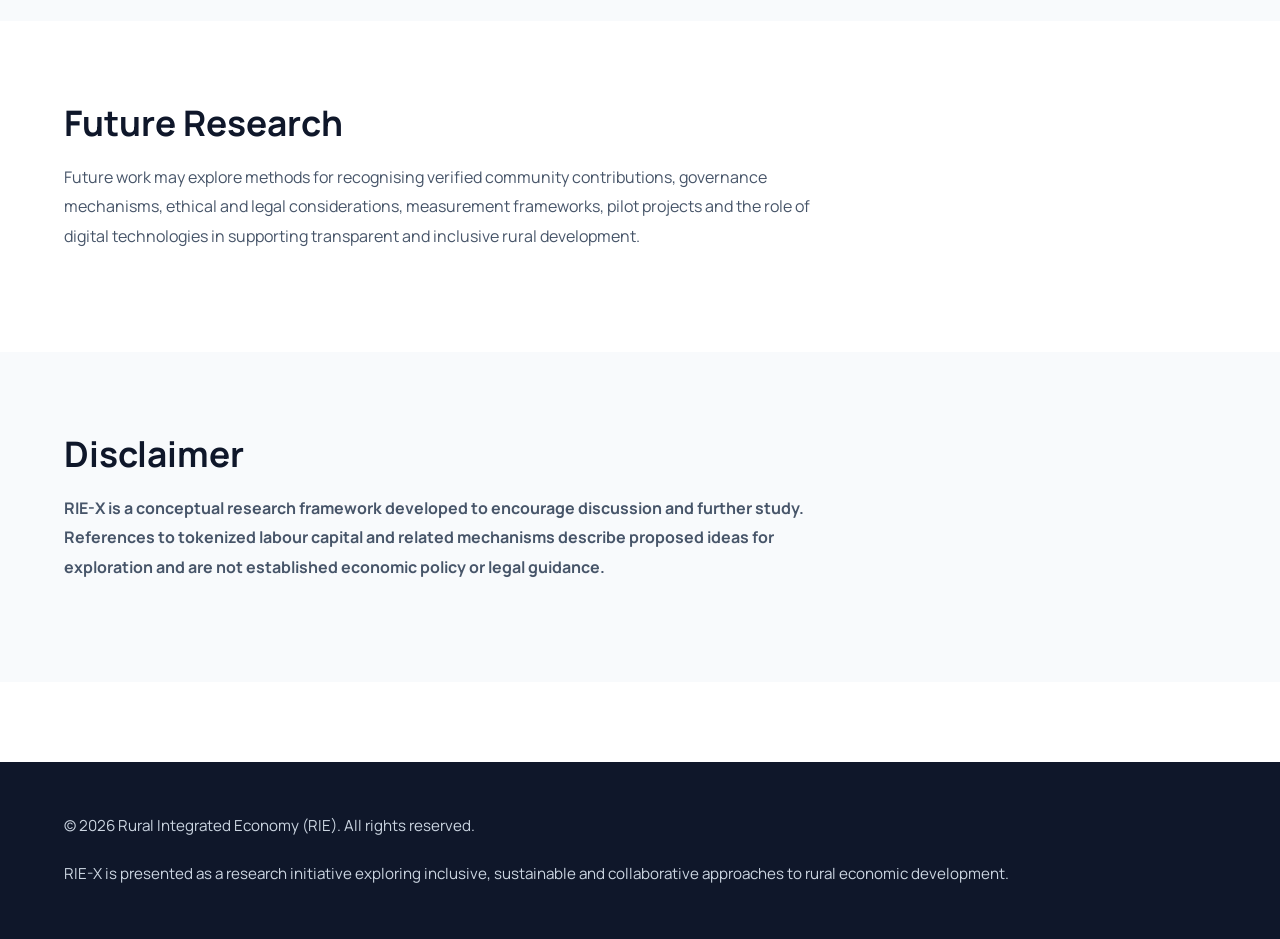
<file: en/rie-x.html>
<!DOCTYPE html>
<html lang="en">

<head>

<meta charset="UTF-8">
<meta name="viewport" content="width=device-width, initial-scale=1.0">

<title>RIE-X | Rural Integrated Economy Extended</title>

<meta name="description"
content="RIE-X explores a conceptual framework for rural development through tokenized labour capital, knowledge capital, inequality reduction and environmental resilience.">

<link rel="stylesheet" href="../assets/css/style.css">

</head>

<body>

<header>

<div class="navbar">

<div class="logo">
<a href="index.html">
<strong>Rural Integrated Economy</strong>
</a>
</div>

<nav>

<ul>

<li><a href="index.html">Home</a></li>
<li><a href="#summary">Summary</a></li>
<li><a href="#framework">Framework</a></li>
<li><a href="#principles">Principles</a></li>
<li><a href="#research">Research</a></li>

<li class="lang-switch">
<a class="active" href="../en/rie-x.html">EN</a>
<span>|</span>
<a href="../ta/rie-x.html">தமிழ்</a>
</li>

</ul>

</nav>

</div>

</header>

<main>

<section class="hero">

<div class="hero-content">

<h1>
Rural Integrated Economy (RIE-X)
</h1>

<p>

<strong>A Conceptual Framework for Tokenized Labour Capital,
Inequality Reduction and Environmental Resilience</strong>

</p>

</div>

</section>

<section id="summary">

<div class="section-container">

<h2>Executive Summary</h2>

<p>

The Rural Integrated Economy – Extended (RIE-X) is a conceptual framework that explores how rural economies can better recognise labour, knowledge, innovation and environmental stewardship as valuable forms of capital alongside financial investment.

RIE-X proposes transparent methods for recording and recognising verified contributions to rural development while encouraging collaboration, inclusive growth and long-term sustainability. It is presented as a conceptual model for discussion and research rather than an established economic system.

</p>

</div>

</section>

<section id="framework">

<div class="section-container">

<h2>Why RIE-X?</h2>

<p>

Many rural communities possess abundant skills, knowledge and natural resources, yet continue to face unemployment, migration, limited access to capital and environmental challenges.

RIE-X explores ways to recognise productive contributions that are often undervalued in traditional economic systems, while encouraging local innovation, entrepreneurship and community participation.

</p>

</div>

</section>
<section id="principles">

<div class="section-container">

<h2>Core Principles of RIE-X</h2>

<div class="cards">

<div class="card">
<h3>Human Capital</h3>
<p>
People are the primary drivers of economic development. Education, skills, creativity and lifelong learning are productive assets that strengthen rural communities.
</p>
</div>

<div class="card">
<h3>Knowledge Capital</h3>
<p>
Research, traditional knowledge, innovation and open learning create lasting value. Knowledge should be shared, documented and applied to solve local challenges.
</p>
</div>

<div class="card">
<h3>Tokenized Labour Capital (Concept)</h3>
<p>
RIE-X proposes recognising verified contributions such as volunteering, mentoring, research, environmental restoration and community service through transparent digital records. This concept is intended to recognise participation and contribution, not to replace wages or national currency.
</p>
</div>

<div class="card">
<h3>Environmental Capital</h3>
<p>
Healthy ecosystems are long-term economic assets. Conservation, water management, biodiversity protection and regenerative agriculture contribute to resilient rural economies.
</p>
</div>

<div class="card">
<h3>Collaborative Governance</h3>
<p>
Students, educators, entrepreneurs, professionals, institutions and local communities work together to identify challenges, develop solutions and share responsibility for implementation.
</p>
</div>

<div class="card">
<h3>Inclusive Prosperity</h3>
<p>
Economic growth should create opportunities for everyone by encouraging entrepreneurship, local manufacturing, innovation and equitable access to knowledge and resources.
</p>
</div>

</div>

</div>

</section>

<section>

<div class="section-container">

<h2>How RIE-X Differs</h2>

<p>
Traditional economic systems mainly recognise financial capital. RIE-X explores a broader framework in which verified labour, knowledge creation, innovation and environmental stewardship are recognised as valuable contributions to community development. This is a conceptual proposal intended to stimulate discussion and further research.
</p>

</div>

</section>

<section id="research">

<div class="section-container">

<h2>Research Foundations</h2>

<p>
RIE-X draws inspiration from established research in sustainable development, human capital, cooperative economics, environmental resilience and rural development while introducing new conceptual ideas for discussion.
</p>

<div class="cards">

<div class="card">
<h3>Global Development</h3>
<p>
United Nations Sustainable Development Goals (SDGs)<br>
<a href="https://sdgs.un.org/goals" target="_blank">https://sdgs.un.org/goals</a>
</p>
</div>

<div class="card">
<h3>Rural Development</h3>
<p>
OECD Rural Development<br>
<a href="https://www.oecd.org/regional/rural-development/" target="_blank">https://www.oecd.org/regional/rural-development/</a>
</p>
</div>

<div class="card">
<h3>Economic Development</h3>
<p>
World Bank Open Knowledge Repository<br>
<a href="https://openknowledge.worldbank.org/" target="_blank">https://openknowledge.worldbank.org/</a>
</p>
</div>

<div class="card">
<h3>Employment & Labour</h3>
<p>
International Labour Organization (ILO)<br>
<a href="https://www.ilo.org/" target="_blank">https://www.ilo.org/</a>
</p>
</div>

<div class="card">
<h3>Agriculture & Food</h3>
<p>
Food and Agriculture Organization (FAO)<br>
<a href="https://www.fao.org/" target="_blank">https://www.fao.org/</a>
</p>
</div>

<div class="card">
<h3>India</h3>
<p>
NITI Aayog<br>
<a href="https://www.niti.gov.in/" target="_blank">https://www.niti.gov.in/</a>
</p>
</div>

</div>

</div>

</section>

<section>

<div class="section-container">

<h2>Future Research</h2>

<p>
Future work may explore methods for recognising verified community contributions, governance mechanisms, ethical and legal considerations, measurement frameworks, pilot projects and the role of digital technologies in supporting transparent and inclusive rural development.
</p>

</div>

</section>

<section>

<div class="section-container">

<h2>Disclaimer</h2>

<p>
<strong>RIE-X is a conceptual research framework developed to encourage discussion and further study. References to tokenized labour capital and related mechanisms describe proposed ideas for exploration and are not established economic policy or legal guidance.</strong>
</p>

</div>

</section>

</main>

<footer>

<div class="section-container">

<p>
&copy; 2026 Rural Integrated Economy (RIE). All rights reserved.
</p>

<p>
RIE-X is presented as a research initiative exploring inclusive, sustainable and collaborative approaches to rural economic development.
</p>

</div>

</footer>

</body>
</html>
</file>
<file: assets/css/style.css>
/*=====================================================
  Youth4RuralTN / Rural Integrated Economy
  Complete Stylesheet
  Part 1 - Reset + Base + Typography
======================================================*/

@import url('https://fonts.googleapis.com/css2?family=Manrope:wght@400;500;600;700;800&family=Noto+Serif+Tamil:wght@400;500;600;700&display=swap');

/* ---------- Reset ---------- */

*{
    margin:0;
    padding:0;
    box-sizing:border-box;
}

html{
    scroll-behavior:smooth;
    font-size:16px;
}

body{

    background:#ffffff;
    color:#334155;

    font-family:
        "Manrope",
        Arial,
        sans-serif;

    font-size:17px;
    line-height:1.8;

    -webkit-font-smoothing:antialiased;
    -moz-osx-font-smoothing:grayscale;

}

img{

    display:block;
    max-width:100%;
    height:auto;

}

a{

    color:inherit;
    text-decoration:none;

}

ul{

    list-style:none;

}

/* ---------- Containers ---------- */

.container,
.navbar,
.hero-content,
.section-container{

    width:100%;
    max-width:1200px;

    margin:0 auto;

    padding-left:24px;
    padding-right:24px;

}

/* ---------- General Typography ---------- */

h1,
h2,
h3{

    color:#0f172a;

    font-weight:700;

    line-height:1.25;

}

.hero h1{

    font-size:clamp(2rem,4vw,3rem);

    max-width:18ch;

    margin-bottom:20px;

}

section h2{

    font-size:clamp(1.7rem,3vw,2.2rem);

    margin-bottom:18px;

}

.card h3{

    font-size:1.25rem;

    margin-bottom:12px;

    color:#0b6b50;

}

p{

    font-size:1rem;

    line-height:1.85;

    color:#475569;

    margin-bottom:18px;

}

li{

    font-size:1rem;

    line-height:1.8;

}
/*=====================================================
  Part 2 - Header + Navigation
======================================================*/

/* ---------- Header ---------- */

header{

    position:sticky;
    top:0;
    z-index:1000;

    background:#ffffff;

    border-bottom:1px solid #e5e7eb;

    box-shadow:0 2px 10px rgba(15,23,42,.04);

}

/* ---------- Navigation ---------- */

.navbar{

    display:flex;

    justify-content:space-between;
    align-items:center;

    min-height:76px;

}

.logo{

    display:flex;
    align-items:center;

}

.logo strong{

    color:#0b6b50;

    font-size:1.45rem;

    font-weight:800;

    white-space:nowrap;

}

/* ---------- Menu ---------- */

nav{

    display:flex;
    align-items:center;

}

nav ul{

    display:flex;

    align-items:center;

    gap:28px;

}

nav li{

    margin:0;

}

nav a{

    display:inline-block;

    font-size:.96rem;

    font-weight:600;

    color:#334155;

    transition:color .25s ease;

}

nav a:hover{

    color:#0b6b50;

}

/* ---------- Language Switch ---------- */

.lang-switch{

    display:flex;

    align-items:center;

    gap:10px;

    margin-left:20px;

    padding-left:20px;

    border-left:1px solid #e5e7eb;

}

.lang-switch span{

    color:#94a3b8;

}

.lang-switch a{

    font-weight:700;

}

.lang-switch .active{

    color:#0b6b50;

}

/* ---------- Mobile Navigation ---------- */

@media (max-width:768px){

    .navbar{

        flex-direction:column;

        justify-content:center;

        gap:18px;

        padding:18px 24px;

    }

    .logo strong{

        font-size:1.25rem;

        text-align:center;

        white-space:normal;

    }

    nav{

        width:100%;

    }

    nav ul{

        width:100%;

        justify-content:center;

        flex-wrap:wrap;

        gap:14px;

    }

    .lang-switch{

        margin-left:0;

        padding-left:0;

        border-left:none;

    }

}
/*=====================================================
  Part 3 - Hero + Buttons
======================================================*/

/* ---------- Hero ---------- */

.hero{

    background:linear-gradient(135deg,#f8fcfb,#eef8f4);

    padding:90px 0;

}

.hero-content{

    display:flex;
    flex-direction:column;
    align-items:flex-start;

}

.hero h1{

    font-size:clamp(2rem,4vw,3rem);

    font-weight:700;

    line-height:1.2;

    color:#0f172a;

    max-width:18ch;

    margin-bottom:20px;

}

.hero p{

    max-width:720px;

    font-size:1.05rem;

    line-height:1.9;

    color:#475569;

    margin-bottom:36px;

}

/* ---------- Hero Buttons ---------- */

.hero-buttons{

    display:flex;

    align-items:center;

    gap:16px;

    flex-wrap:wrap;

}

/* ---------- Buttons ---------- */

.btn-primary,
.btn-secondary{

    display:inline-flex;

    align-items:center;
    justify-content:center;

    min-width:210px;

    padding:14px 28px;

    border-radius:10px;

    font-size:.95rem;

    font-weight:700;

    transition:
        background .25s ease,
        color .25s ease,
        transform .2s ease,
        box-shadow .2s ease;

}

.btn-primary{

    background:#0b6b50;

    color:#ffffff;

    border:2px solid #0b6b50;

}

.btn-primary:hover{

    background:#09513d;

    border-color:#09513d;

    transform:translateY(-2px);

    box-shadow:0 8px 20px rgba(11,107,80,.18);

}

.btn-secondary{

    background:#ffffff;

    color:#0b6b50;

    border:2px solid #0b6b50;

}

.btn-secondary:hover{

    background:#0b6b50;

    color:#ffffff;

    transform:translateY(-2px);

    box-shadow:0 8px 20px rgba(11,107,80,.18);

}

/* ---------- Mobile Hero ---------- */

@media (max-width:768px){

    .hero{

        padding:70px 0;

    }

    .hero-content{

        align-items:flex-start;

    }

    .hero h1{

        font-size:2rem;

    }

    .hero p{

        font-size:1rem;

    }

    .hero-buttons{

        width:100%;

        flex-direction:column;

        align-items:stretch;

    }

    .btn-primary,
    .btn-secondary{

        width:100%;

        min-width:auto;

    }

}
/*=====================================================
  Part 4 - Sections + Cards
======================================================*/

/* ---------- Sections ---------- */

section{

    padding:80px 0;

}

.section-container{

    width:100%;

}

/* ---------- Section Heading ---------- */

section h2{

    font-size:clamp(1.7rem,3vw,2.2rem);

    font-weight:700;

    color:#0f172a;

    margin-bottom:18px;

}

section p{

    max-width:760px;

    color:#475569;

    margin-bottom:20px;

}

/* ---------- Cards Grid ---------- */

.cards{

    display:grid;

    grid-template-columns:
        repeat(auto-fit,minmax(280px,1fr));

    gap:28px;

    margin-top:40px;

}

/* ---------- Card ---------- */

.card{

    background:#ffffff;

    border:1px solid #e2e8f0;

    border-radius:16px;

    padding:28px;

    transition:
        transform .25s ease,
        box-shadow .25s ease,
        border-color .25s ease;

    box-shadow:
        0 6px 18px rgba(15,23,42,.05);

}

.card:hover{

    transform:translateY(-6px);

    border-color:#0b6b50;

    box-shadow:
        0 16px 32px rgba(15,23,42,.10);

}

.card h3{

    color:#0b6b50;

    margin-bottom:12px;

}

.card p{

    margin:0;

    color:#475569;

}

/* ---------- Lists ---------- */

section ul{

    margin-top:18px;

    padding-left:20px;

}

section ul li{

    list-style:disc;

    margin-bottom:10px;

    color:#475569;

}

/* ---------- Alternate Background ---------- */

section:nth-of-type(even){

    background:#f8fafc;

}

/* ---------- Mobile ---------- */

@media (max-width:768px){

    section{

        padding:60px 0;

    }

    .cards{

        grid-template-columns:1fr;

        gap:20px;

    }

    .card{

        padding:22px;

    }

}
/*=====================================================
  Part 5 - Footer + Tamil + Responsive Finish
======================================================*/

/* ---------- Footer ---------- */

footer{

    margin-top:80px;

    background:#0f172a;

    color:#cbd5e1;

    padding:50px 0;

}

footer .section-container{

    display:flex;

    justify-content:space-between;

    align-items:center;

    gap:20px;

    flex-wrap:wrap;

}

footer p{

    margin:0;

    color:#cbd5e1;

    font-size:.95rem;

}

footer a{

    color:#ffffff;

    transition:color .25s ease;

}

footer a:hover{

    color:#7dd3a8;

}

/* ---------- Tamil Typography ---------- */

html[lang="ta"] body{

    font-family:
        "Noto Serif Tamil",
        "Nirmala UI",
        "Latha",
        serif;

    font-size:17px;

    line-height:1.9;

}

html[lang="ta"] h1,
html[lang="ta"] h2,
html[lang="ta"] h3{

    font-family:
        "Noto Serif Tamil",
        "Nirmala UI",
        "Latha",
        serif;

    font-weight:600;

    letter-spacing:0;

}

html[lang="ta"] p,
html[lang="ta"] li{

    line-height:2;

}

/* ---------- Utility Classes ---------- */

.text-center{

    text-align:center;

}

.mt-1{margin-top:10px;}
.mt-2{margin-top:20px;}
.mt-3{margin-top:30px;}
.mt-4{margin-top:40px;}

.mb-1{margin-bottom:10px;}
.mb-2{margin-bottom:20px;}
.mb-3{margin-bottom:30px;}
.mb-4{margin-bottom:40px;}

/* ---------- Large Screens ---------- */

@media (min-width:1400px){

    .container,
    .navbar,
    .hero-content,
    .section-container{

        max-width:1280px;

    }

}

/* ---------- Tablets ---------- */

@media (max-width:992px){

    body{

        font-size:16px;

    }

    .container,
    .navbar,
    .hero-content,
    .section-container{

        padding-left:20px;
        padding-right:20px;

    }

}

/* ---------- Mobile ---------- */

@media (max-width:768px){

    body{

        font-size:15px;

    }

    .container,
    .navbar,
    .hero-content,
    .section-container{

        padding-left:18px;
        padding-right:18px;

    }

    footer .section-container{

        flex-direction:column;

        text-align:center;

    }

    footer{

        padding:40px 0;

        margin-top:60px;

    }

}

/* ---------- Small Phones ---------- */

@media (max-width:480px){

    .hero h1{

        font-size:1.75rem;

    }

    section h2{

        font-size:1.5rem;

    }

    .logo strong{

        font-size:1.15rem;

    }

    .btn-primary,
    .btn-secondary{

        width:100%;

        min-width:auto;

    }

}
.participation-policy{
    grid-column:1 / -1;
    background:#ffeaea;
    border:2px solid #b30000;
    border-left:8px solid #b30000;
    padding:2rem;
    color:#b30000;
}

.participation-policy h3{
    color:#b30000;
    font-size:1.8rem;
    margin-bottom:1rem;
    text-transform:uppercase;
}

.participation-policy p{
    color:#b30000;
    margin-bottom:1rem;
    line-height:1.8;
}

.participation-policy strong{
    color:#8b0000;
    font-weight:700;
}
</file>
